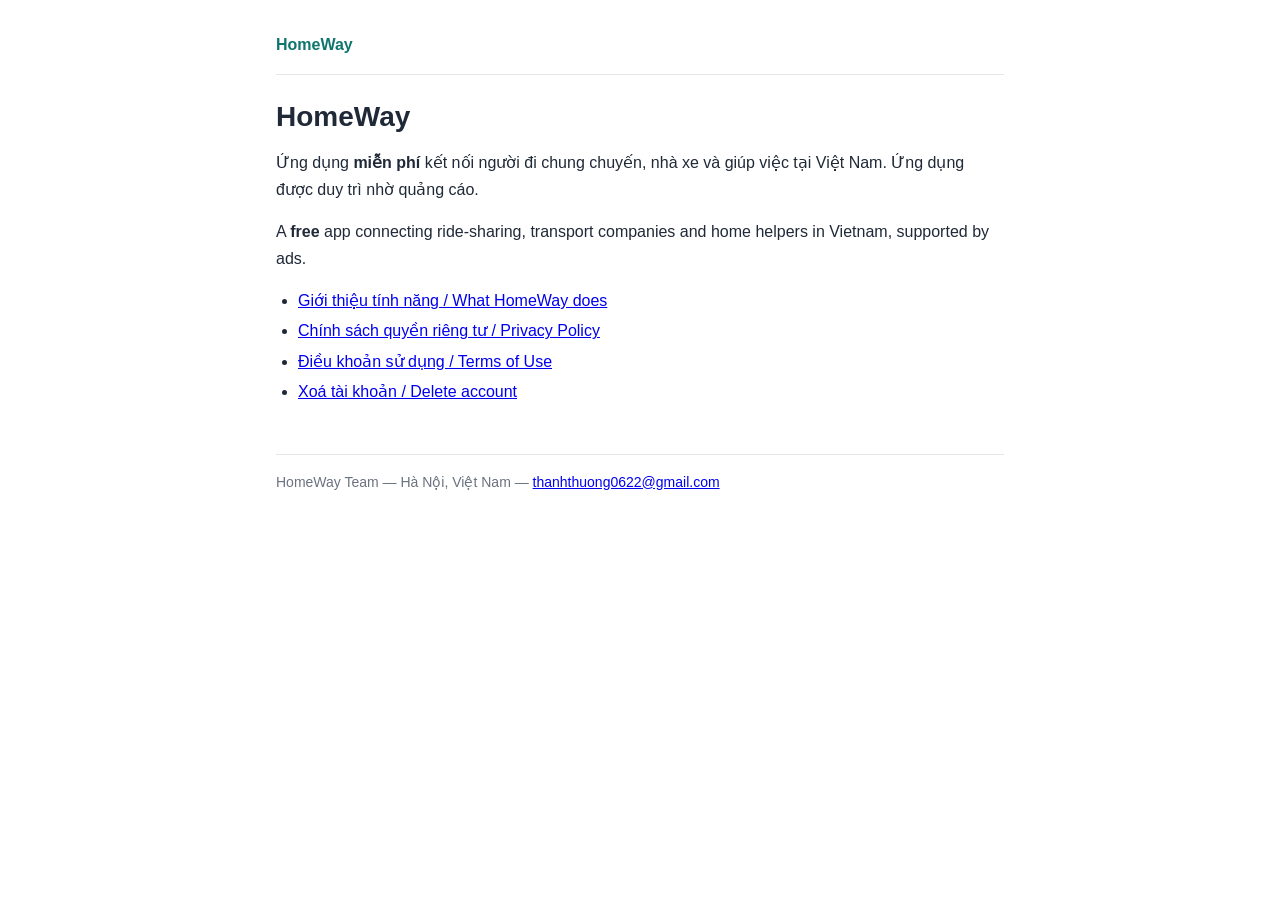
<file: index.html>
<!doctype html>
<html lang="vi">
<head>
<meta charset="utf-8">
<meta name="viewport" content="width=device-width, initial-scale=1">
<title>HomeWay</title>
<meta name="description" content="HomeWay — ứng dụng miễn phí kết nối đi chung chuyến, nhà xe và giúp việc.">
<link rel="stylesheet" href="style.css">
</head>
<body>
<main>
<header><span class="brand">HomeWay</span></header>
<h1>HomeWay</h1>
<p>Ứng dụng <strong>miễn phí</strong> kết nối người đi chung chuyến, nhà xe và giúp việc tại Việt Nam. Ứng dụng được duy trì nhờ quảng cáo.</p>
<p>A <strong>free</strong> app connecting ride-sharing, transport companies and home helpers in Vietnam, supported by ads.</p>
<ul>
  <li><a href="introduce.html">Giới thiệu tính năng / What HomeWay does</a></li>
  <li><a href="https://longdv1208.github.io/homeway-legal/privacy.html">Chính sách quyền riêng tư / Privacy Policy</a></li>
  <li><a href="https://longdv1208.github.io/homeway-legal/terms.html">Điều khoản sử dụng / Terms of Use</a></li>
  <li><a href="https://longdv1208.github.io/homeway-legal/delete-account.html">Xoá tài khoản / Delete account</a></li>
</ul>
<footer>HomeWay Team — Hà Nội, Việt Nam — <a href="mailto:thanhthuong0622@gmail.com">thanhthuong0622@gmail.com</a></footer>
</main>
</body>
</html>
</file>
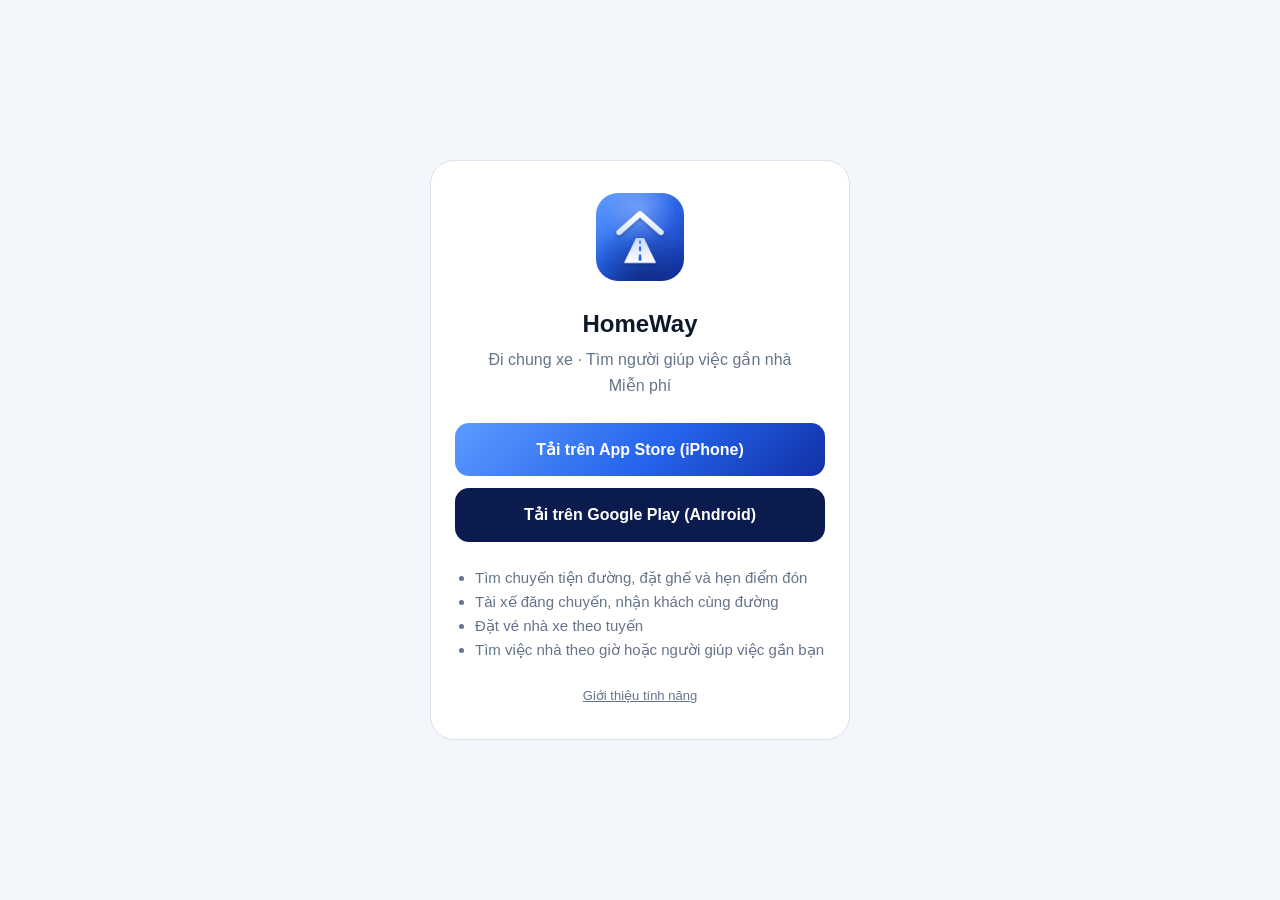
<file: get/index.html>
<!doctype html>
<html lang="vi">
<head>
<meta charset="utf-8">
<meta name="viewport" content="width=device-width, initial-scale=1">
<title>Tải HomeWay – Đi chung xe, tìm người giúp việc gần nhà</title>
<meta name="description" content="HomeWay miễn phí: tìm chuyến đi chung tiện đường, đặt vé nhà xe, tìm việc và người giúp việc gần nhà. Tải trên App Store và Google Play.">
<meta property="og:type" content="website">
<meta property="og:url" content="https://longdv1208.github.io/get/">
<meta property="og:title" content="Tải HomeWay – Đi chung xe, tìm người giúp việc gần nhà">
<meta property="og:description" content="Ứng dụng miễn phí kết nối những người ở gần nhau: đi chung xe, đặt vé nhà xe, việc nhà theo giờ.">
<meta property="og:image" content="https://longdv1208.github.io/get/og.png">
<meta property="og:image:width" content="1024">
<meta property="og:image:height" content="500">
<meta name="twitter:card" content="summary_large_image">
<link rel="icon" href="icon.png">
<script>
  /*
   * Link trong ảnh/chữ chia sẻ của app trỏ về đây. Điện thoại tự sang đúng
   * cửa hàng; máy tính (hoặc trình duyệt chặn chuyển trang) thấy hai nút.
   * Thêm ?stay vào link để xem trang mà không bị chuyển.
   */
  (function () {
    var IOS = 'https://apps.apple.com/app/homeway/id6818692681';
    var ANDROID = 'https://play.google.com/store/apps/details?id=com.ride.waymate';
    if (/[?&]stay\b/.test(location.search)) return;
    var ua = navigator.userAgent || '';
    var isIOS = /iPhone|iPad|iPod/i.test(ua) ||
      (navigator.platform === 'MacIntel' && navigator.maxTouchPoints > 1);
    if (isIOS) location.replace(IOS);
    else if (/Android/i.test(ua)) location.replace(ANDROID);
  })();
</script>
<style>
  :root { --bg:#f3f6fb; --fg:#0f172a; --muted:#64748b; --card:#ffffff; --border:#dbe3ee; }
  @media (prefers-color-scheme: dark) {
    :root { --bg:#0b1230; --fg:#e5e7eb; --muted:#9ca3af; --card:#141d42; --border:#24305e; }
  }
  * { box-sizing: border-box; }
  body { margin:0; min-height:100vh; display:flex; align-items:center; justify-content:center;
    background:var(--bg); color:var(--fg);
    font:16px/1.6 -apple-system, BlinkMacSystemFont, "Segoe UI", Roboto, Arial, sans-serif; padding:24px 16px; }
  main { width:100%; max-width:420px; background:var(--card); border:1px solid var(--border);
    border-radius:24px; padding:32px 24px; text-align:center; }
  img.logo { width:88px; height:88px; border-radius:22px; }
  h1 { font-size:24px; margin:16px 0 4px; }
  p { color:var(--muted); margin:0 0 24px; }
  a.btn { display:block; padding:14px 16px; border-radius:14px; text-decoration:none; font-weight:600;
    margin-top:12px; color:#fff; background:linear-gradient(135deg,#5B9BFF,#2463EB 55%,#1230A6); }
  a.btn.alt { background:#0b1b4d; }
  ul { text-align:left; color:var(--muted); font-size:15px; padding-left:20px; margin:24px 0 0; }
  footer { margin-top:24px; font-size:13px; }
  footer a { color:var(--muted); }
</style>
</head>
<body>
<main>
  <img class="logo" src="icon.png" alt="HomeWay">
  <h1>HomeWay</h1>
  <p>Đi chung xe · Tìm người giúp việc gần nhà<br>Miễn phí</p>
  <a class="btn" href="https://apps.apple.com/app/homeway/id6818692681">Tải trên App Store (iPhone)</a>
  <a class="btn alt" href="https://play.google.com/store/apps/details?id=com.ride.waymate">Tải trên Google Play (Android)</a>
  <ul>
    <li>Tìm chuyến tiện đường, đặt ghế và hẹn điểm đón</li>
    <li>Tài xế đăng chuyến, nhận khách cùng đường</li>
    <li>Đặt vé nhà xe theo tuyến</li>
    <li>Tìm việc nhà theo giờ hoặc người giúp việc gần bạn</li>
  </ul>
  <footer><a href="/introduce.html">Giới thiệu tính năng</a></footer>
</main>
</body>
</html>
</file>
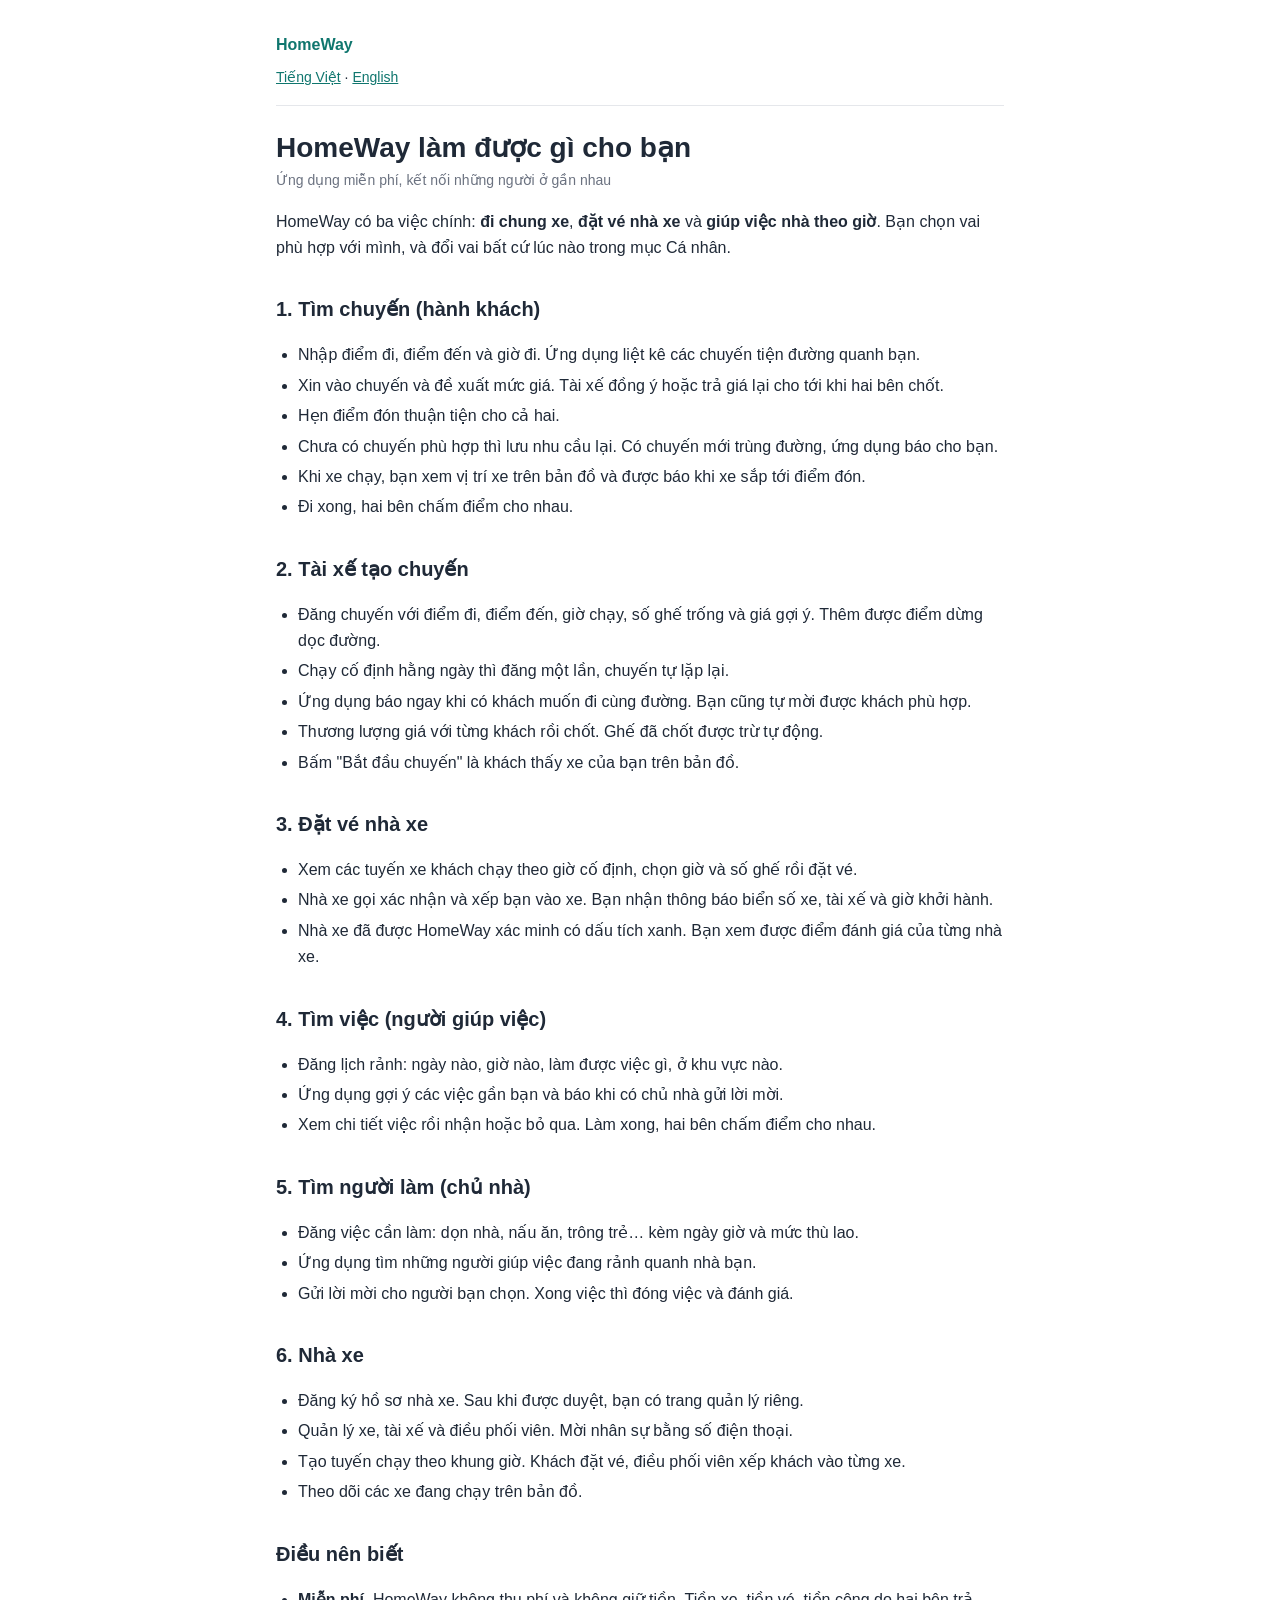
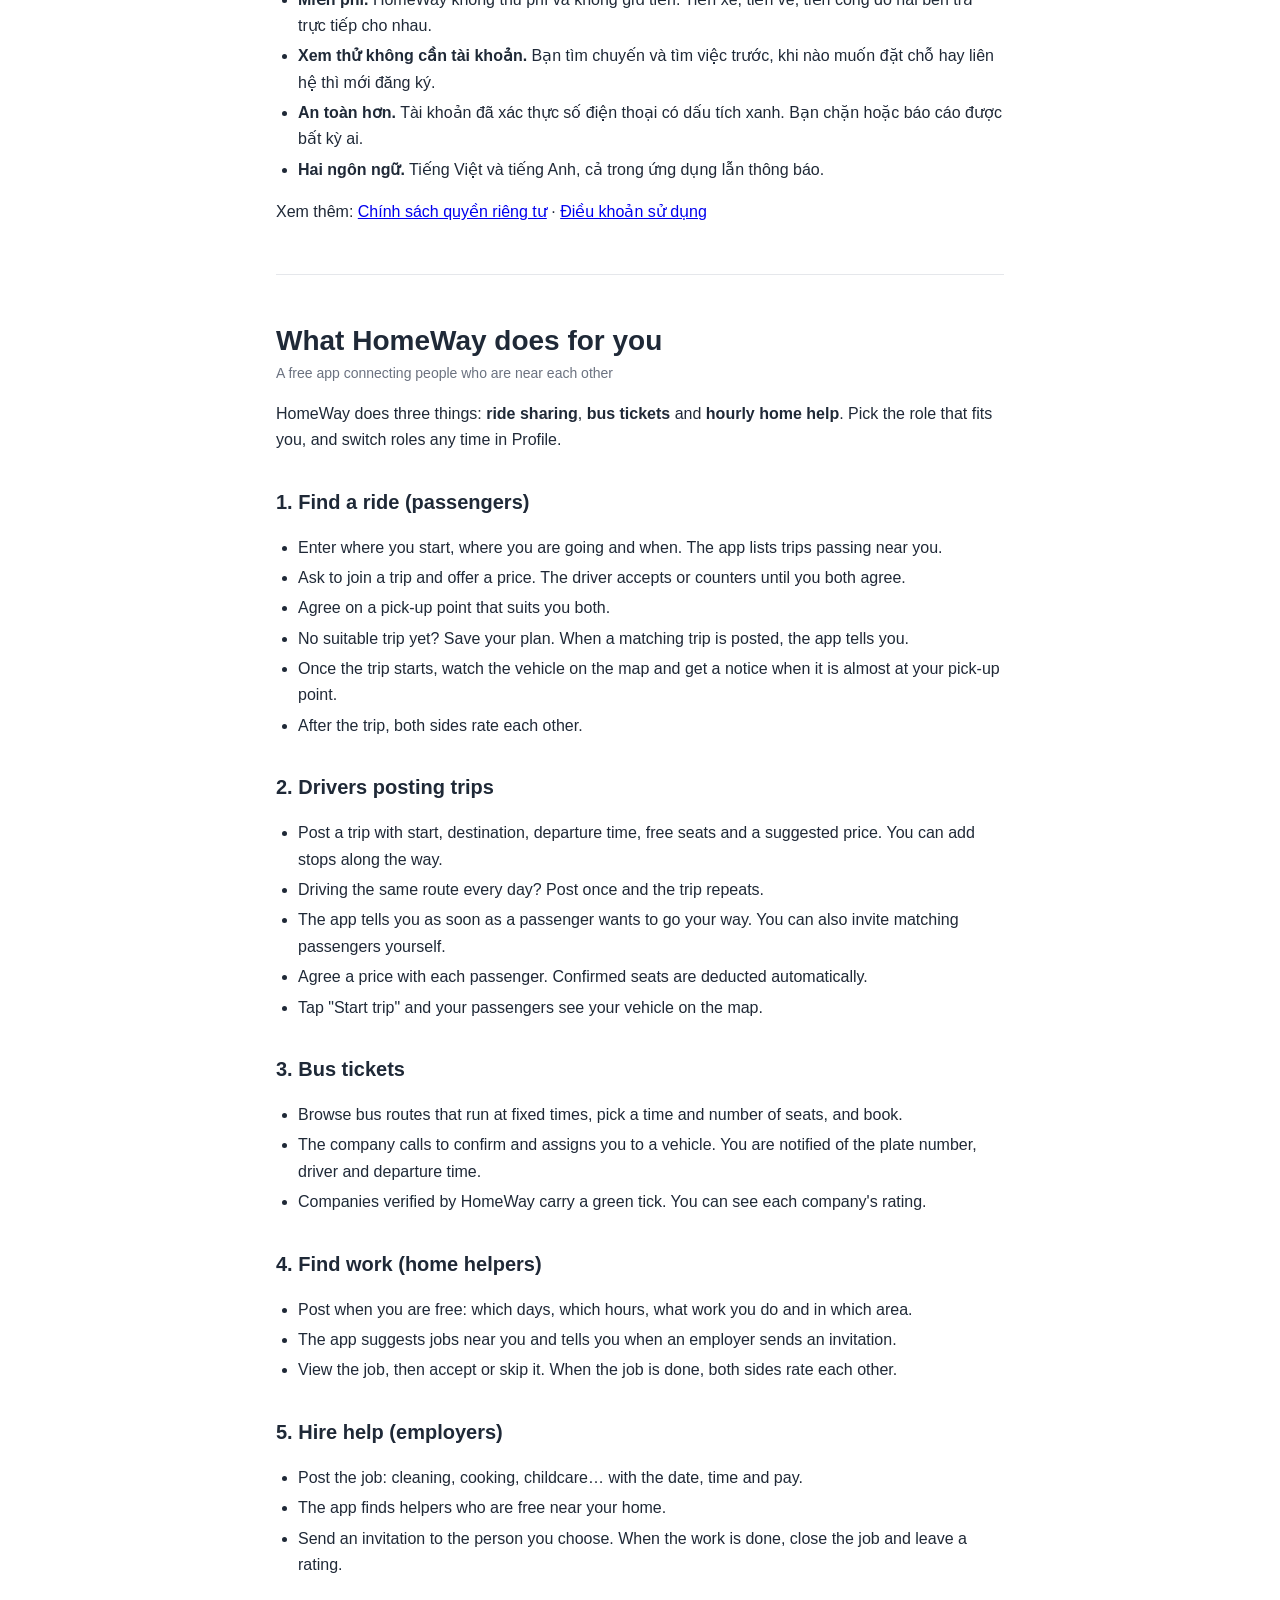
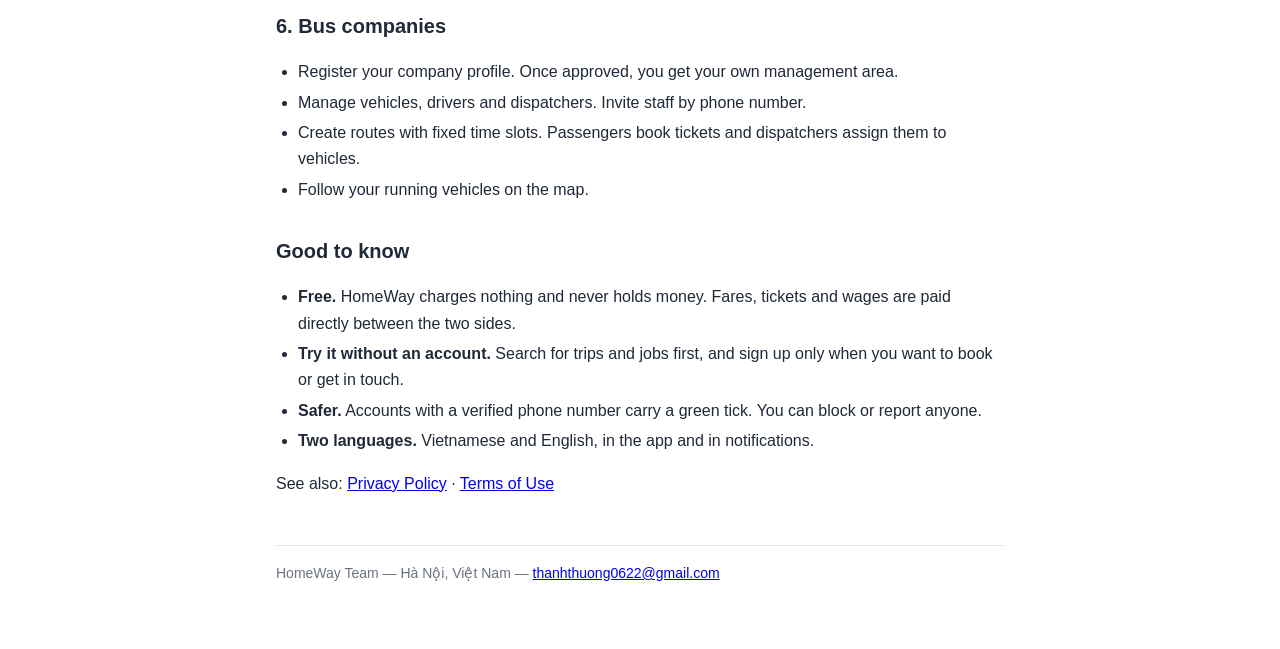
<file: introduce.html>
<!doctype html>
<html lang="vi">
<head>
<meta charset="utf-8">
<meta name="viewport" content="width=device-width, initial-scale=1">
<title>Giới thiệu tính năng – HomeWay</title>
<meta name="description" content="HomeWay làm được gì cho bạn: tìm chuyến đi chung, đăng chuyến, đặt vé nhà xe, tìm việc và tìm người giúp việc gần nhà.">
<link rel="stylesheet" href="style.css">
</head>
<body>
<main>
<header>
  <a class="brand" href="index.html">HomeWay</a>
  <nav class="lang"><a href="#vi">Tiếng Việt</a> · <a href="#en">English</a></nav>
</header>

<article id="vi" lang="vi">
<h1>HomeWay làm được gì cho bạn</h1>
<p class="meta">Ứng dụng miễn phí, kết nối những người ở gần nhau</p>

<p>HomeWay có ba việc chính: <strong>đi chung xe</strong>, <strong>đặt vé nhà xe</strong> và <strong>giúp việc nhà theo giờ</strong>. Bạn chọn vai phù hợp với mình, và đổi vai bất cứ lúc nào trong mục Cá nhân.</p>

<h2>1. Tìm chuyến (hành khách)</h2>
<ul>
  <li>Nhập điểm đi, điểm đến và giờ đi. Ứng dụng liệt kê các chuyến tiện đường quanh bạn.</li>
  <li>Xin vào chuyến và đề xuất mức giá. Tài xế đồng ý hoặc trả giá lại cho tới khi hai bên chốt.</li>
  <li>Hẹn điểm đón thuận tiện cho cả hai.</li>
  <li>Chưa có chuyến phù hợp thì lưu nhu cầu lại. Có chuyến mới trùng đường, ứng dụng báo cho bạn.</li>
  <li>Khi xe chạy, bạn xem vị trí xe trên bản đồ và được báo khi xe sắp tới điểm đón.</li>
  <li>Đi xong, hai bên chấm điểm cho nhau.</li>
</ul>

<h2>2. Tài xế tạo chuyến</h2>
<ul>
  <li>Đăng chuyến với điểm đi, điểm đến, giờ chạy, số ghế trống và giá gợi ý. Thêm được điểm dừng dọc đường.</li>
  <li>Chạy cố định hằng ngày thì đăng một lần, chuyến tự lặp lại.</li>
  <li>Ứng dụng báo ngay khi có khách muốn đi cùng đường. Bạn cũng tự mời được khách phù hợp.</li>
  <li>Thương lượng giá với từng khách rồi chốt. Ghế đã chốt được trừ tự động.</li>
  <li>Bấm "Bắt đầu chuyến" là khách thấy xe của bạn trên bản đồ.</li>
</ul>

<h2>3. Đặt vé nhà xe</h2>
<ul>
  <li>Xem các tuyến xe khách chạy theo giờ cố định, chọn giờ và số ghế rồi đặt vé.</li>
  <li>Nhà xe gọi xác nhận và xếp bạn vào xe. Bạn nhận thông báo biển số xe, tài xế và giờ khởi hành.</li>
  <li>Nhà xe đã được HomeWay xác minh có dấu tích xanh. Bạn xem được điểm đánh giá của từng nhà xe.</li>
</ul>

<h2>4. Tìm việc (người giúp việc)</h2>
<ul>
  <li>Đăng lịch rảnh: ngày nào, giờ nào, làm được việc gì, ở khu vực nào.</li>
  <li>Ứng dụng gợi ý các việc gần bạn và báo khi có chủ nhà gửi lời mời.</li>
  <li>Xem chi tiết việc rồi nhận hoặc bỏ qua. Làm xong, hai bên chấm điểm cho nhau.</li>
</ul>

<h2>5. Tìm người làm (chủ nhà)</h2>
<ul>
  <li>Đăng việc cần làm: dọn nhà, nấu ăn, trông trẻ… kèm ngày giờ và mức thù lao.</li>
  <li>Ứng dụng tìm những người giúp việc đang rảnh quanh nhà bạn.</li>
  <li>Gửi lời mời cho người bạn chọn. Xong việc thì đóng việc và đánh giá.</li>
</ul>

<h2>6. Nhà xe</h2>
<ul>
  <li>Đăng ký hồ sơ nhà xe. Sau khi được duyệt, bạn có trang quản lý riêng.</li>
  <li>Quản lý xe, tài xế và điều phối viên. Mời nhân sự bằng số điện thoại.</li>
  <li>Tạo tuyến chạy theo khung giờ. Khách đặt vé, điều phối viên xếp khách vào từng xe.</li>
  <li>Theo dõi các xe đang chạy trên bản đồ.</li>
</ul>

<h2>Điều nên biết</h2>
<ul>
  <li><strong>Miễn phí.</strong> HomeWay không thu phí và không giữ tiền. Tiền xe, tiền vé, tiền công do hai bên trả trực tiếp cho nhau.</li>
  <li><strong>Xem thử không cần tài khoản.</strong> Bạn tìm chuyến và tìm việc trước, khi nào muốn đặt chỗ hay liên hệ thì mới đăng ký.</li>
  <li><strong>An toàn hơn.</strong> Tài khoản đã xác thực số điện thoại có dấu tích xanh. Bạn chặn hoặc báo cáo được bất kỳ ai.</li>
  <li><strong>Hai ngôn ngữ.</strong> Tiếng Việt và tiếng Anh, cả trong ứng dụng lẫn thông báo.</li>
</ul>

<p>Xem thêm: <a href="https://longdv1208.github.io/homeway-legal/privacy.html">Chính sách quyền riêng tư</a> · <a href="https://longdv1208.github.io/homeway-legal/terms.html">Điều khoản sử dụng</a></p>
</article>

<hr>

<article id="en" lang="en">
<h1>What HomeWay does for you</h1>
<p class="meta">A free app connecting people who are near each other</p>

<p>HomeWay does three things: <strong>ride sharing</strong>, <strong>bus tickets</strong> and <strong>hourly home help</strong>. Pick the role that fits you, and switch roles any time in Profile.</p>

<h2>1. Find a ride (passengers)</h2>
<ul>
  <li>Enter where you start, where you are going and when. The app lists trips passing near you.</li>
  <li>Ask to join a trip and offer a price. The driver accepts or counters until you both agree.</li>
  <li>Agree on a pick-up point that suits you both.</li>
  <li>No suitable trip yet? Save your plan. When a matching trip is posted, the app tells you.</li>
  <li>Once the trip starts, watch the vehicle on the map and get a notice when it is almost at your pick-up point.</li>
  <li>After the trip, both sides rate each other.</li>
</ul>

<h2>2. Drivers posting trips</h2>
<ul>
  <li>Post a trip with start, destination, departure time, free seats and a suggested price. You can add stops along the way.</li>
  <li>Driving the same route every day? Post once and the trip repeats.</li>
  <li>The app tells you as soon as a passenger wants to go your way. You can also invite matching passengers yourself.</li>
  <li>Agree a price with each passenger. Confirmed seats are deducted automatically.</li>
  <li>Tap "Start trip" and your passengers see your vehicle on the map.</li>
</ul>

<h2>3. Bus tickets</h2>
<ul>
  <li>Browse bus routes that run at fixed times, pick a time and number of seats, and book.</li>
  <li>The company calls to confirm and assigns you to a vehicle. You are notified of the plate number, driver and departure time.</li>
  <li>Companies verified by HomeWay carry a green tick. You can see each company's rating.</li>
</ul>

<h2>4. Find work (home helpers)</h2>
<ul>
  <li>Post when you are free: which days, which hours, what work you do and in which area.</li>
  <li>The app suggests jobs near you and tells you when an employer sends an invitation.</li>
  <li>View the job, then accept or skip it. When the job is done, both sides rate each other.</li>
</ul>

<h2>5. Hire help (employers)</h2>
<ul>
  <li>Post the job: cleaning, cooking, childcare… with the date, time and pay.</li>
  <li>The app finds helpers who are free near your home.</li>
  <li>Send an invitation to the person you choose. When the work is done, close the job and leave a rating.</li>
</ul>

<h2>6. Bus companies</h2>
<ul>
  <li>Register your company profile. Once approved, you get your own management area.</li>
  <li>Manage vehicles, drivers and dispatchers. Invite staff by phone number.</li>
  <li>Create routes with fixed time slots. Passengers book tickets and dispatchers assign them to vehicles.</li>
  <li>Follow your running vehicles on the map.</li>
</ul>

<h2>Good to know</h2>
<ul>
  <li><strong>Free.</strong> HomeWay charges nothing and never holds money. Fares, tickets and wages are paid directly between the two sides.</li>
  <li><strong>Try it without an account.</strong> Search for trips and jobs first, and sign up only when you want to book or get in touch.</li>
  <li><strong>Safer.</strong> Accounts with a verified phone number carry a green tick. You can block or report anyone.</li>
  <li><strong>Two languages.</strong> Vietnamese and English, in the app and in notifications.</li>
</ul>

<p>See also: <a href="https://longdv1208.github.io/homeway-legal/privacy.html#en">Privacy Policy</a> · <a href="https://longdv1208.github.io/homeway-legal/terms.html#en">Terms of Use</a></p>
</article>

<footer>HomeWay Team — Hà Nội, Việt Nam — <a href="mailto:thanhthuong0622@gmail.com">thanhthuong0622@gmail.com</a></footer>
</main>
</body>
</html>
</file>
<file: style.css>
:root {
  --bg: #ffffff;
  --fg: #1f2937;
  --muted: #6b7280;
  --accent: #0f766e;
  --border: #e5e7eb;
  --card: #f9fafb;
}
@media (prefers-color-scheme: dark) {
  :root {
    --bg: #111827;
    --fg: #e5e7eb;
    --muted: #9ca3af;
    --accent: #2dd4bf;
    --border: #374151;
    --card: #1f2937;
  }
}
* { box-sizing: border-box; }
body {
  margin: 0;
  background: var(--bg);
  color: var(--fg);
  font: 16px/1.65 -apple-system, BlinkMacSystemFont, "Segoe UI", Roboto, "Helvetica Neue", Arial, sans-serif;
}
main { max-width: 760px; margin: 0 auto; padding: 32px 16px 64px; }
header { border-bottom: 1px solid var(--border); padding-bottom: 16px; margin-bottom: 24px; }
header .brand { font-weight: 700; color: var(--accent); text-decoration: none; }
nav.lang { margin-top: 8px; font-size: 14px; }
nav.lang a, nav.links a { color: var(--accent); }
h1 { font-size: 28px; line-height: 1.25; margin: 8px 0 4px; }
h2 { font-size: 20px; margin: 32px 0 8px; }
h3 { font-size: 17px; margin: 20px 0 6px; }
p.meta { color: var(--muted); font-size: 14px; margin: 0; }
ul { padding-left: 22px; }
li { margin: 4px 0; }
.card { background: var(--card); border: 1px solid var(--border); border-radius: 8px; padding: 12px 16px; margin: 16px 0; }
hr { border: 0; border-top: 1px solid var(--border); margin: 48px 0; }
footer { color: var(--muted); font-size: 14px; border-top: 1px solid var(--border); margin-top: 48px; padding-top: 16px; }
a { overflow-wrap: anywhere; }
</file>
